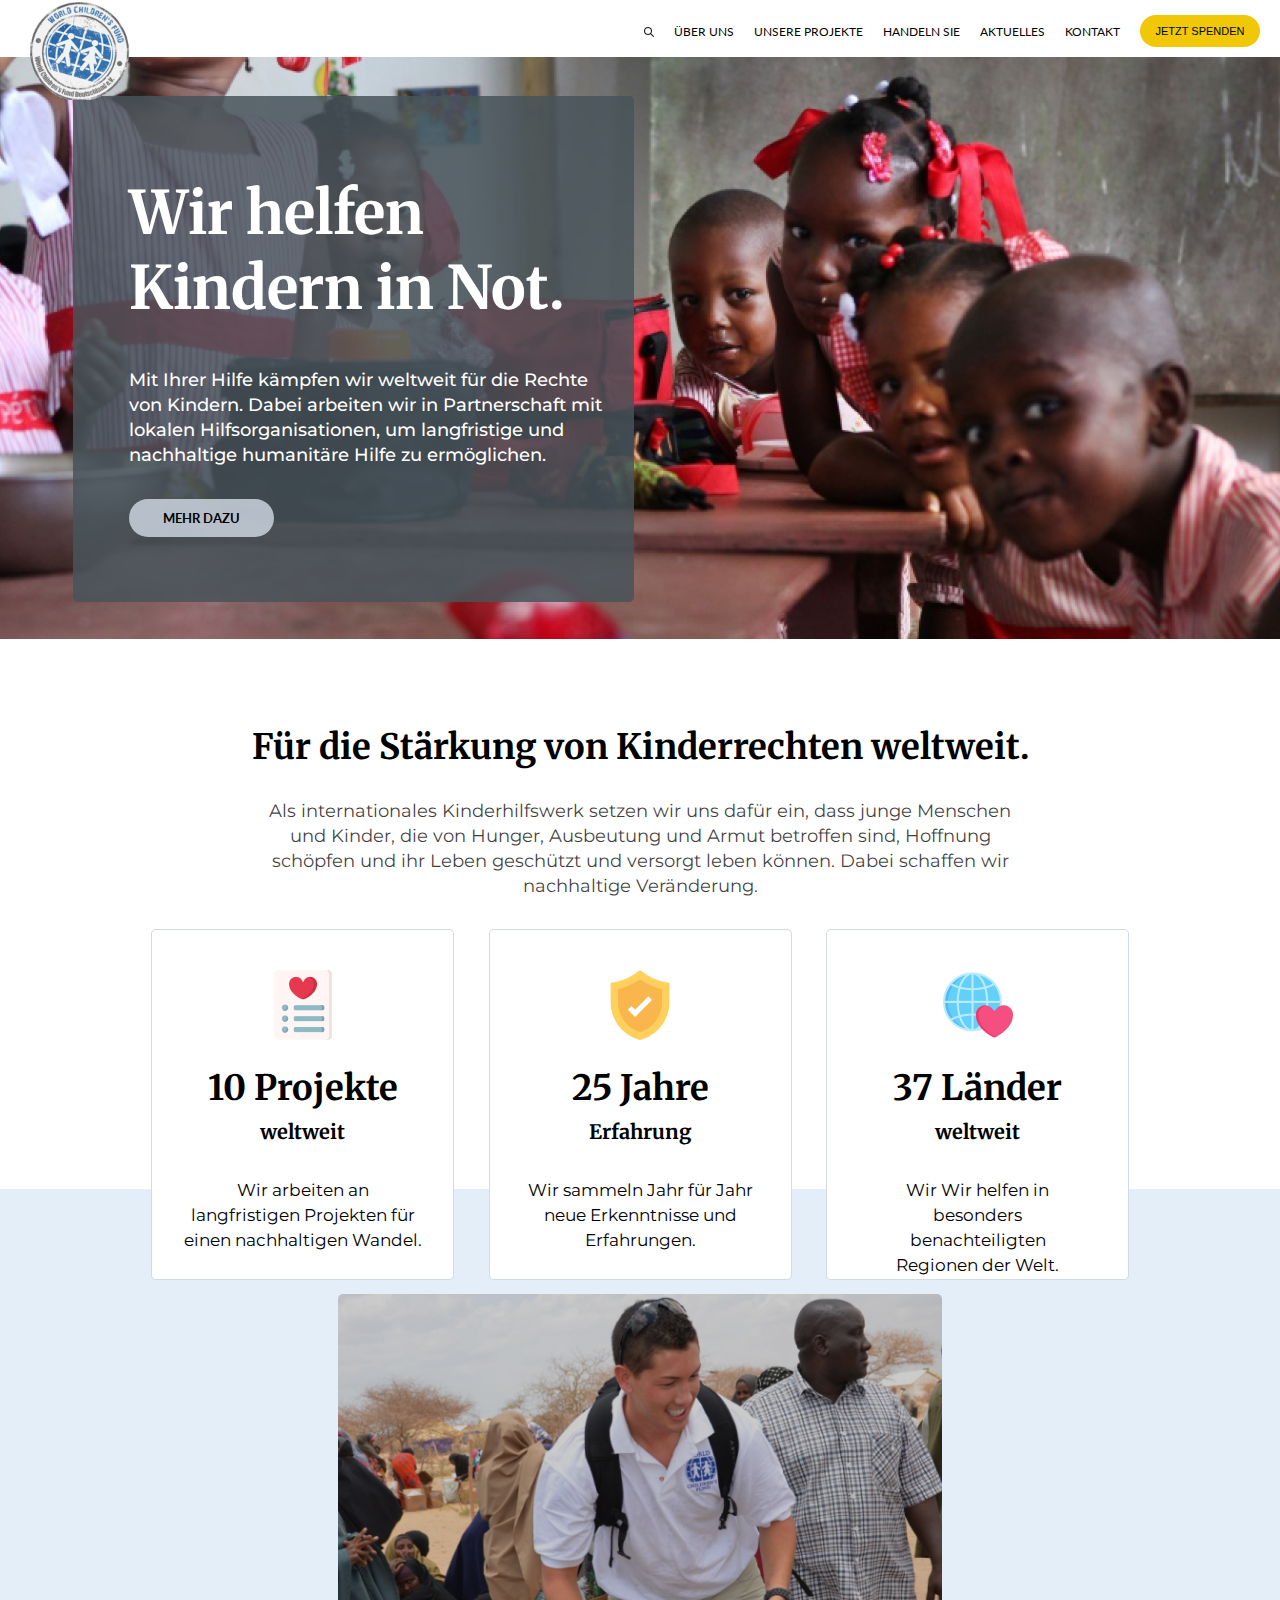
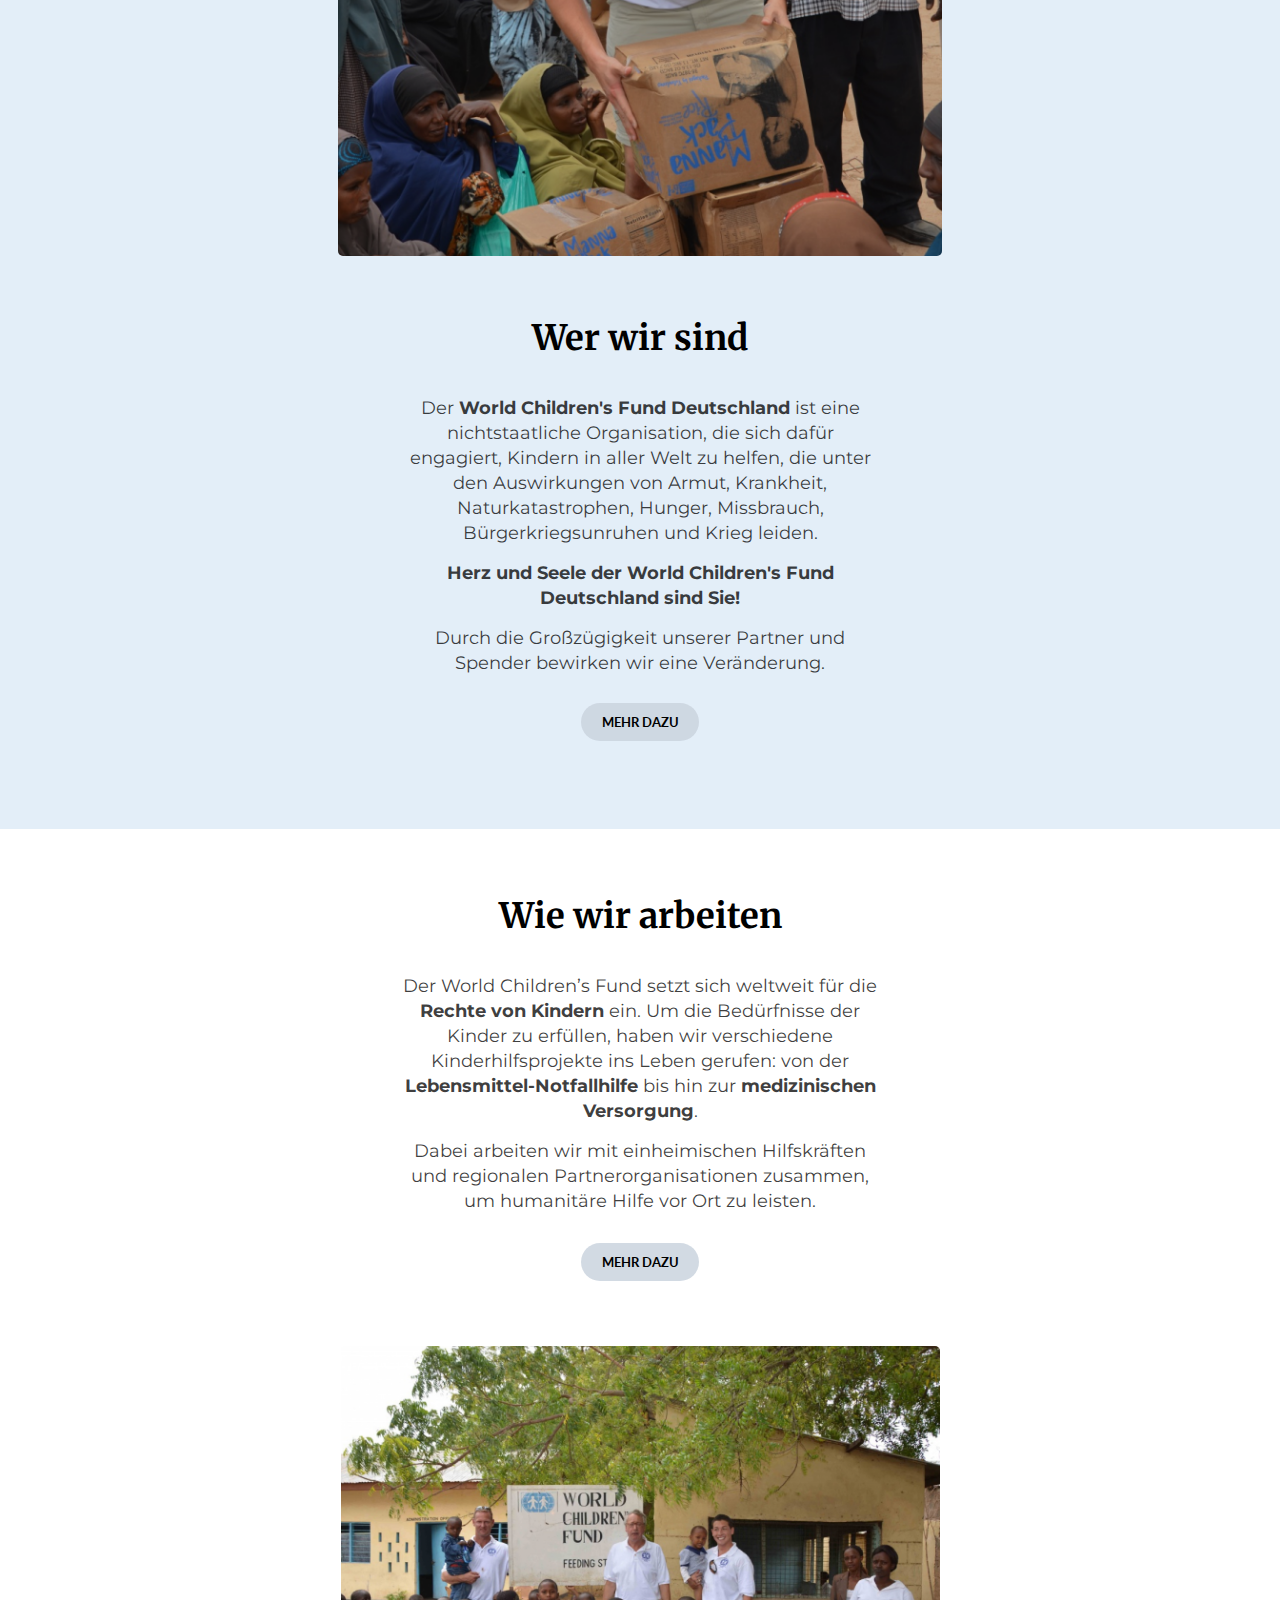
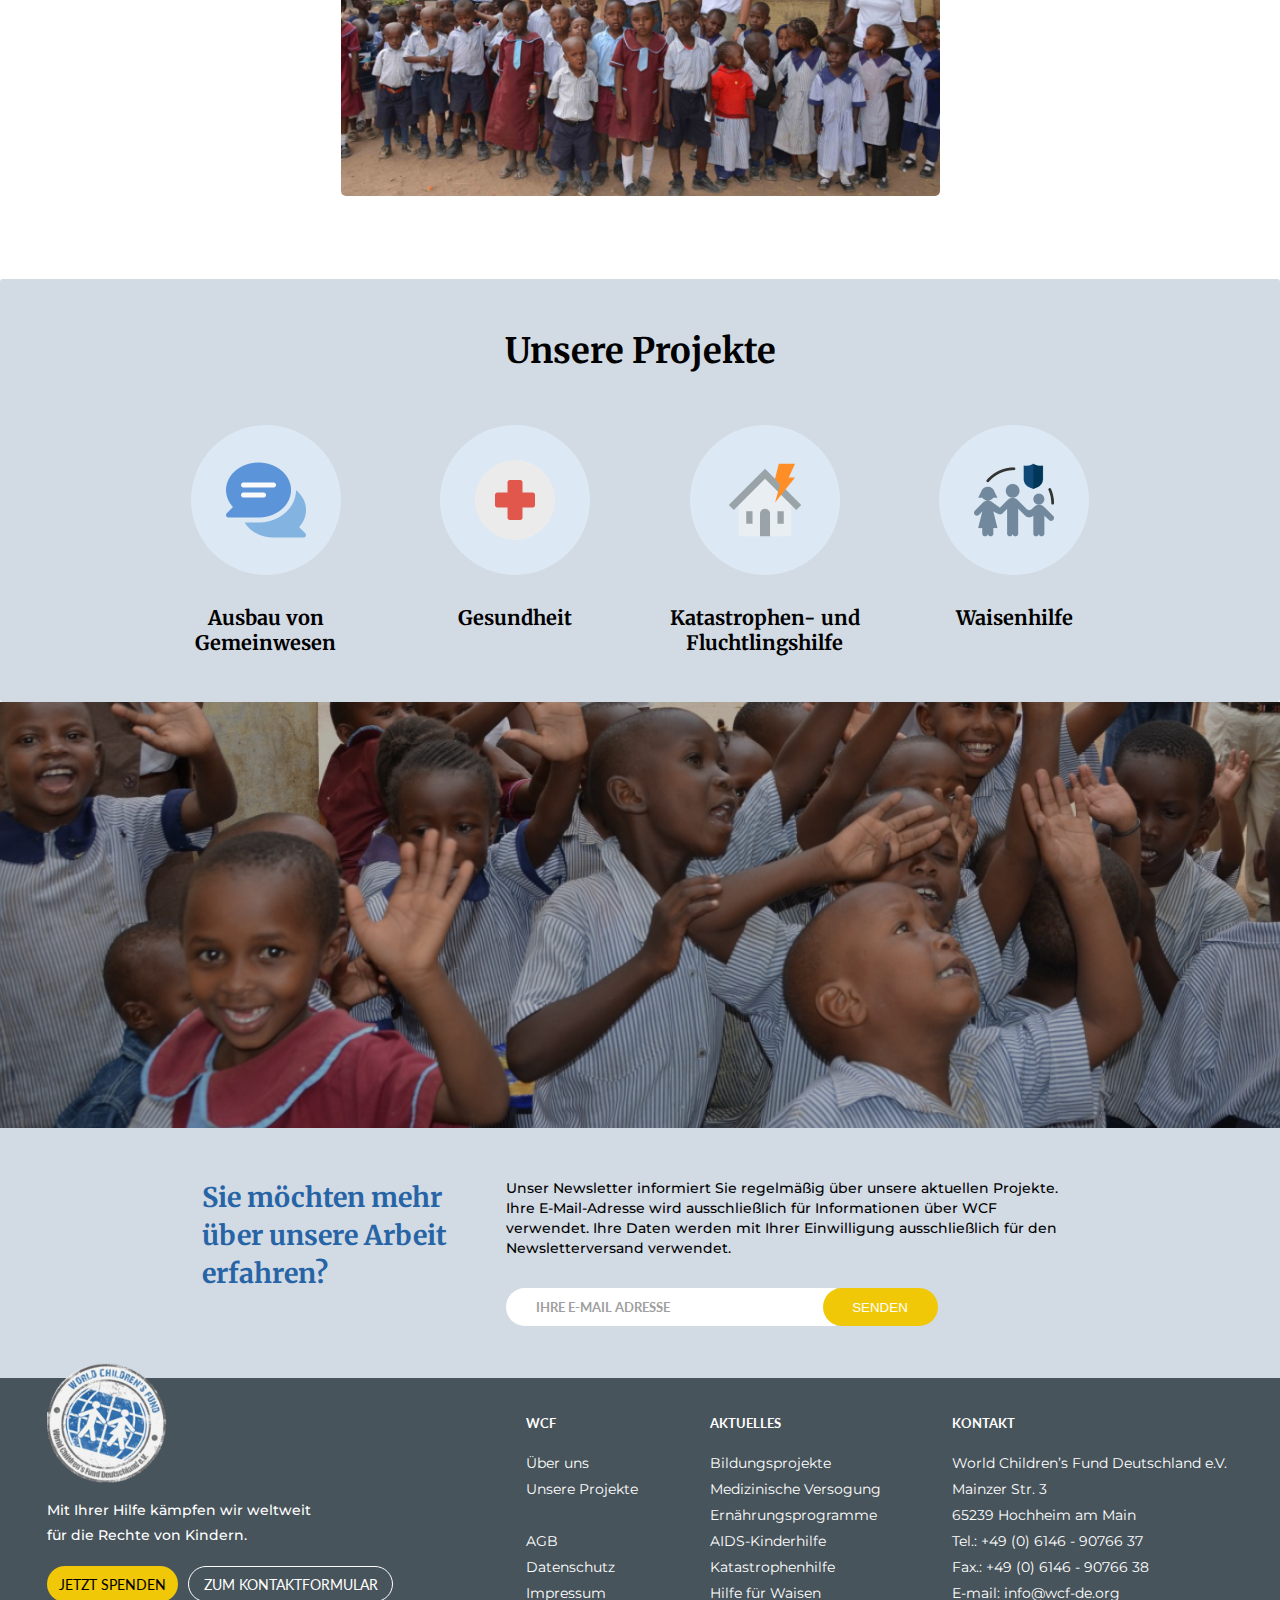
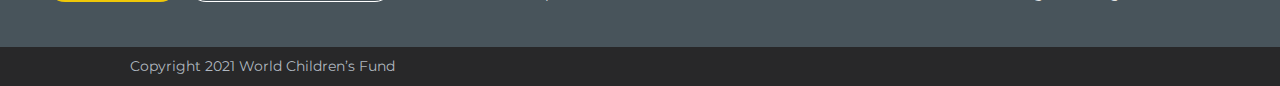
<file: index.html>
<!DOCTYPE html>
<html lang="en">

<head>
    <meta charset="UTF-8">
    <meta http-equiv="X-UA-Compatible" content="IE=edge">
    <meta name="viewport" content="width=device-width, initial-scale=1.0">
    <link rel="stylesheet" href="styles/main.css">
    <link rel="preconnect" href="https://fonts.googleapis.com">
    <link rel="preconnect" href="https://fonts.gstatic.com" crossorigin>
    <link href="https://fonts.googleapis.com/css2?family=Merriweather:wght@700&display=swap" rel="stylesheet">
    <link href="https://fonts.googleapis.com/css2?family=Montserrat:wght@400;500;700&display=swap" rel="stylesheet">
    <link href="https://fonts.googleapis.com/css2?family=Lato:wght@400;700&display=swap" rel="stylesheet">
    <title>Document</title>
</head>

<body>
    <header class="header">
        <nav class="header__nav-bar">
            <a href="#" class="header__search"></a>
            <a href="#" class="header__mini-block">Über uns</a>
            <a href="pages/ourprojects.html" class="header__mini-block">unsere projekte</a>
            <a href="#" class="header__mini-block">handeln sie</a>
            <a href="#" class="header__mini-block">AKTUELLES</a>
            <a href="#" class="header__mini-block">KONTAKT</a>
            <button class="header__button">JETZT SPENDEN</button>
            <div class="hamburger-menu">
                <input id="menu__toggle" type="checkbox">
                <label class="menu__btn" for="menu__toggle">
                    <span></span>
                </label>
                <ul class="menu__box">
                    <li><a href="" class="menu__item">Über uns</a></li>
                    <hr>
                    <li><a href="" class="menu__item">unsere projekte</a></li>
                    <hr>
                    <li><a href="" class="menu__item">handeln sie</a></li>
                    <hr>
                    <li><a href="" class="menu__item">AKTUELLES</a></li>
                    <hr>
                    <li><a href="" class="menu__item">KONTAKT</a></li>
                    <hr>
                </ul>
            </div>
        </nav>
    </header>
    <main class="main">
        <section class="front__block">
            <div class="front__block-inner">
                <div class="inner__title">
                    Wir helfen Kindern in Not.
                </div>
                <div class="inner__text">
                    Mit Ihrer Hilfe kämpfen wir weltweit für die Rechte von Kindern. Dabei arbeiten
                    wir in Partnerschaft mit lokalen Hilfsorganisationen, um langfristige und nachhaltige humanitäre
                    Hilfe zu ermöglichen.
                </div>
                <button class="inner__button">mehr dazu</button>
            </div>
        </section>
        <section class="description__section">
            <div class="description__title">Für die Stärkung von Kinderrechten weltweit.</div>
            <p class="description__text">Als internationales Kinderhilfswerk setzen wir uns dafür ein, dass
                junge Menschen und Kinder, die von
                Hunger, Ausbeutung und Armut betroffen sind, Hoffnung schöpfen und ihr Leben geschützt und versorgt
                leben können. Dabei schaffen wir nachhaltige Veränderung. </p>
            <div class="description__three-blocks">
                <div class="description__mini-block">
                    <div style="background-image: url('images/charity.png');" class="description__img"></div>
                    <div class="description__mini-rigth-block">
                        <div class="mini-block-title">10 Projekte</div>
                        <p class="mini-block-parah">weltweit</p>
                        <p class="mini-block-text">Wir arbeiten an langfristigen Projekten für einen
                            nachhaltigen Wandel. </p>
                    </div>
                </div>
                <div class="description__mini-block">
                    <div style="background-image: url('images/shield.png');" class="description__img"></div>
                    <div class="description__mini-rigth-block">
                        <div class="mini-block-title">25 Jahre</div>
                        <p class="mini-block-parah">Erfahrung</p>
                        <p class="mini-block-text">Wir sammeln Jahr für Jahr neue Erkenntnisse und
                            Erfahrungen. </p>
                    </div>
                </div>
                <div class="description__mini-block">
                    <div style="background-image: url('images/charity1.png');" class="description__img"></div>
                    <div class="description__mini-rigth-block" style="width: 223px;">
                        <div class="mini-block-title">37 Länder</div>
                        <p class="mini-block-parah">weltweit</p>
                        <p class="mini-block-text">Wir Wir helfen in besonders benachteiligten Regionen der Welt.</p>
                    </div>
                </div>
            </div>
        </section>
        <section class="about-us__block">
            <div class="about__image"></div>
            <div class="about__info">
                <div class="about__title">Wer wir sind</div>
                <div class="about__text">
                    <p>
                        Der <b>World Children's Fund Deutschland</b> ist eine nichtstaatliche Organisation,
                        die sich dafür engagiert, Kindern in aller Welt zu helfen, die unter den Auswirkungen von Armut,
                        Krankheit, Naturkatastrophen, Hunger, Missbrauch, Bürgerkriegsunruhen und Krieg leiden.
                    </p>
                    <p style="margin: 15px 0px;"><b>Herz und Seele der World Children's Fund Deutschland sind Sie!</b>
                    </p>
                    <p>Durch die Großzügigkeit unserer Partner und Spender <br class="hide__break"> bewirken wir eine
                        Veränderung.
                    </p>
                </div>
                <button class="about__button">mehr dazu</button>
            </div>
        </section>
        <section class="how-we-work__block">
            <div class="work__info">
                <div class="work__title">Wie wir arbeiten</div>
                <div class="work__text">
                    <p style="margin-bottom: 15px;">
                        Der World Children’s Fund setzt sich weltweit für die <b>Rechte von Kindern</b> ein. Um die
                        Bedürfnisse der Kinder zu erfüllen, haben wir verschiedene Kinderhilfsprojekte ins Leben
                        gerufen: von der <b>Lebensmittel-Notfallhilfe</b> bis hin zur <b>medizinischen Versorgung</b>.
                    </p>
                    <p>
                        Dabei arbeiten wir mit einheimischen Hilfskräften und regionalen Partnerorganisationen zusammen,
                        um humanitäre Hilfe vor Ort zu leisten.
                    </p>
                </div>
                <button class="work__button">mehr dazu</button>
            </div>
            <div class="work__image"></div>
        </section>
        <section class="our-projects__block">
            <h3>Unsere Projekte</h3>
            <div class="our-projects__four-blocks">
                <div class="our-projects__mini-block">
                    <div class="our-projects__circle">
                        <img src="images/chat.png" alt="">
                    </div>
                    <div class="our-projects__flex">
                        <p class="our-projects__parah">Ausbau von Gemeinwesen</p>
                    </div>
                </div>
                <div class="our-projects__mini-block">
                    <div class="our-projects__circle">
                        <img src="images/hospital.png" alt="">
                    </div>
                    <div class="our-projects__flex">
                        <p class="our-projects__parah">Gesundheit</p>
                    </div>
                </div>
                <div class="our-projects__mini-block">
                    <div class="our-projects__circle">
                        <img src="images/natural-disaster.png" alt="">
                    </div>
                    <div class="our-projects__flex">
                        <p class="our-projects__parah">Katastrophen- und Fluchtlingshilfe</p>
                    </div>
                </div>
                <div class="our-projects__mini-block">
                    <div class="our-projects__circle">
                        <img src="images/insurance.png" alt="">
                    </div>
                    <div class="our-projects__flex" style="border: none;">
                        <p class="our-projects__parah">Waisenhilfe</p>
                    </div>
                </div>
            </div>
        </section>
        <div class="childrens__image-block">
        </div>
        <section class="contacts__block">
            <div class="contacts__left-block">
                Sie möchten mehr über unsere Arbeit erfahren?
            </div>
            <div class="contacts__right-block">
                <div class="contacts__right-text">Unser Newsletter informiert Sie regelmäßig über unsere aktuellen
                    Projekte. Ihre E-Mail-Adresse wird ausschließlich für Informationen über WCF verwendet.
                    Ihre Daten werden mit Ihrer Einwilligung ausschließlich für den Newsletterversand verwendet.</div>
                <div class="contacts__input">
                    <input type="text" placeholder="Ihre E-mail adresse">
                    <button class="contacts__button">SENDEN</button>
                </div>
            </div>
        </section>
    </main>
    <footer class="footer">
        <div class="footer__desktop">
            <div class="footer__inner">
                <div class="footer__donate">
                    <div class="footer__logo"></div>
                    <div class="footer__donate-text">Mit Ihrer Hilfe kämpfen wir weltweit für die Rechte von Kindern.
                    </div>
                    <div class="footer__buttons">
                        <a href="#">KONTAKTFORMULAR</a>
                        <button class="footer__button-left">jetzt spenden</button>
                        <button class="footer__button-right">zUM KONTAKTFORMULAR</button>
                    </div>
                </div>
                <div class="footer__wcf">
                    <p class="footer__title">WCF</p>
                    <p class="footer__text">
                        <a href="#">Über uns</a>
                        <a href="#">Unsere Projekte</a>
                    </p>
                    <p class="footer__text" style="margin-top: 26px;">
                        <a href="#">AGB</a>
                        <a href="#">Datenschutz</a>
                        <a href="#">Impressum</a>
                    </p>
                </div>
                <div class="footer__aktuelles">
                    <p class="footer__title">Aktuelles</p>
                    <p class="footer__text">
                        <a href="#">Bildungsprojekte</a>
                        <a href="#">Medizinische Versogung</a>
                        <a href="#">Ernährungsprogramme</a>
                        <a href="#">AIDS-Kinderhilfe</a>
                        <a href="#">Katastrophenhilfe</a>
                        <a href="#">Hilfe für Waisen</a>
                    </p>
                </div>
                <div class="footer__contact">
                    <p class="footer__title">KONTAKT</p>
                    <p class="footer__text">
                        <a href="#">World Children’s Fund Deutschland e.V. <br> Mainzer Str. 3 <br> 65239
                            Hochheim am Main
                        </a>
                        <a href="tel:+49(0)6146-9076637">Tel.: +49 (0) 6146 - 90766 37 </a>
                        <a href="#">Fax.: +49 (0) 6146 - 90766 38</a>
                        <a href="mailto:info@wcf-de.org">E-mail: info@wcf-de.org</a>
                    </p>
                </div>
            </div>
            <div class="footer__base">
                Copyright 2021 World Children’s Fund
            </div>
        </div>
        <div class="footer__mobile">
            <div class="footer__mobile-block">
                <div class="footer__menu">
                    <a href="#">über uns</a>
                    <a href="#">unsere projekte</a>
                    <a href="#">aktuelles</a>
                    <a href="#">kontaktformular</a>
                </div>
                <button class="footer__button-mobile">jetzt spenden</button>
                <p style="margin-bottom:8px;text-align: left;" class="footer__title">World Children’s Fund Deutschland
                    e.V.</p>
                <div class="footer__mobile-contacts">
                    <div style="display: flex;justify-content: space-between;">
                        <div class="footer__mobile-text">
                            <a href="#">Mainzer Str. 3 <br> 65239 Hochheim am Main</a>
                            <a style="margin-top: 30px;" href="tel:+49(0)6146-9076637">Tel.: +49 (0) 6146 - 90766 37
                            </a>
                            <a href="#">Fax.: +49 (0) 6146 - 90766 38</a>
                            <a href="mailto:info@wcf-de.org">E-mail: info@wcf-de.org</a>
                        </div>
                        <div class="footer__mobile-image"></div>
                    </div>
                </div>
            </div>
            <div class="footer__mobile-base">
                <div class="footer__base-up">
                    <a href="#">Impressum</a>
                    <a href="#">AGB</a>
                    <a href="#">Datenschutz</a>
                </div>
                <div class="footer__base-down">Copyright 2021 World Children’s Fund</div>
            </div>
        </div>
    </footer>
</body>
<script>

</script>

</html>
</file>
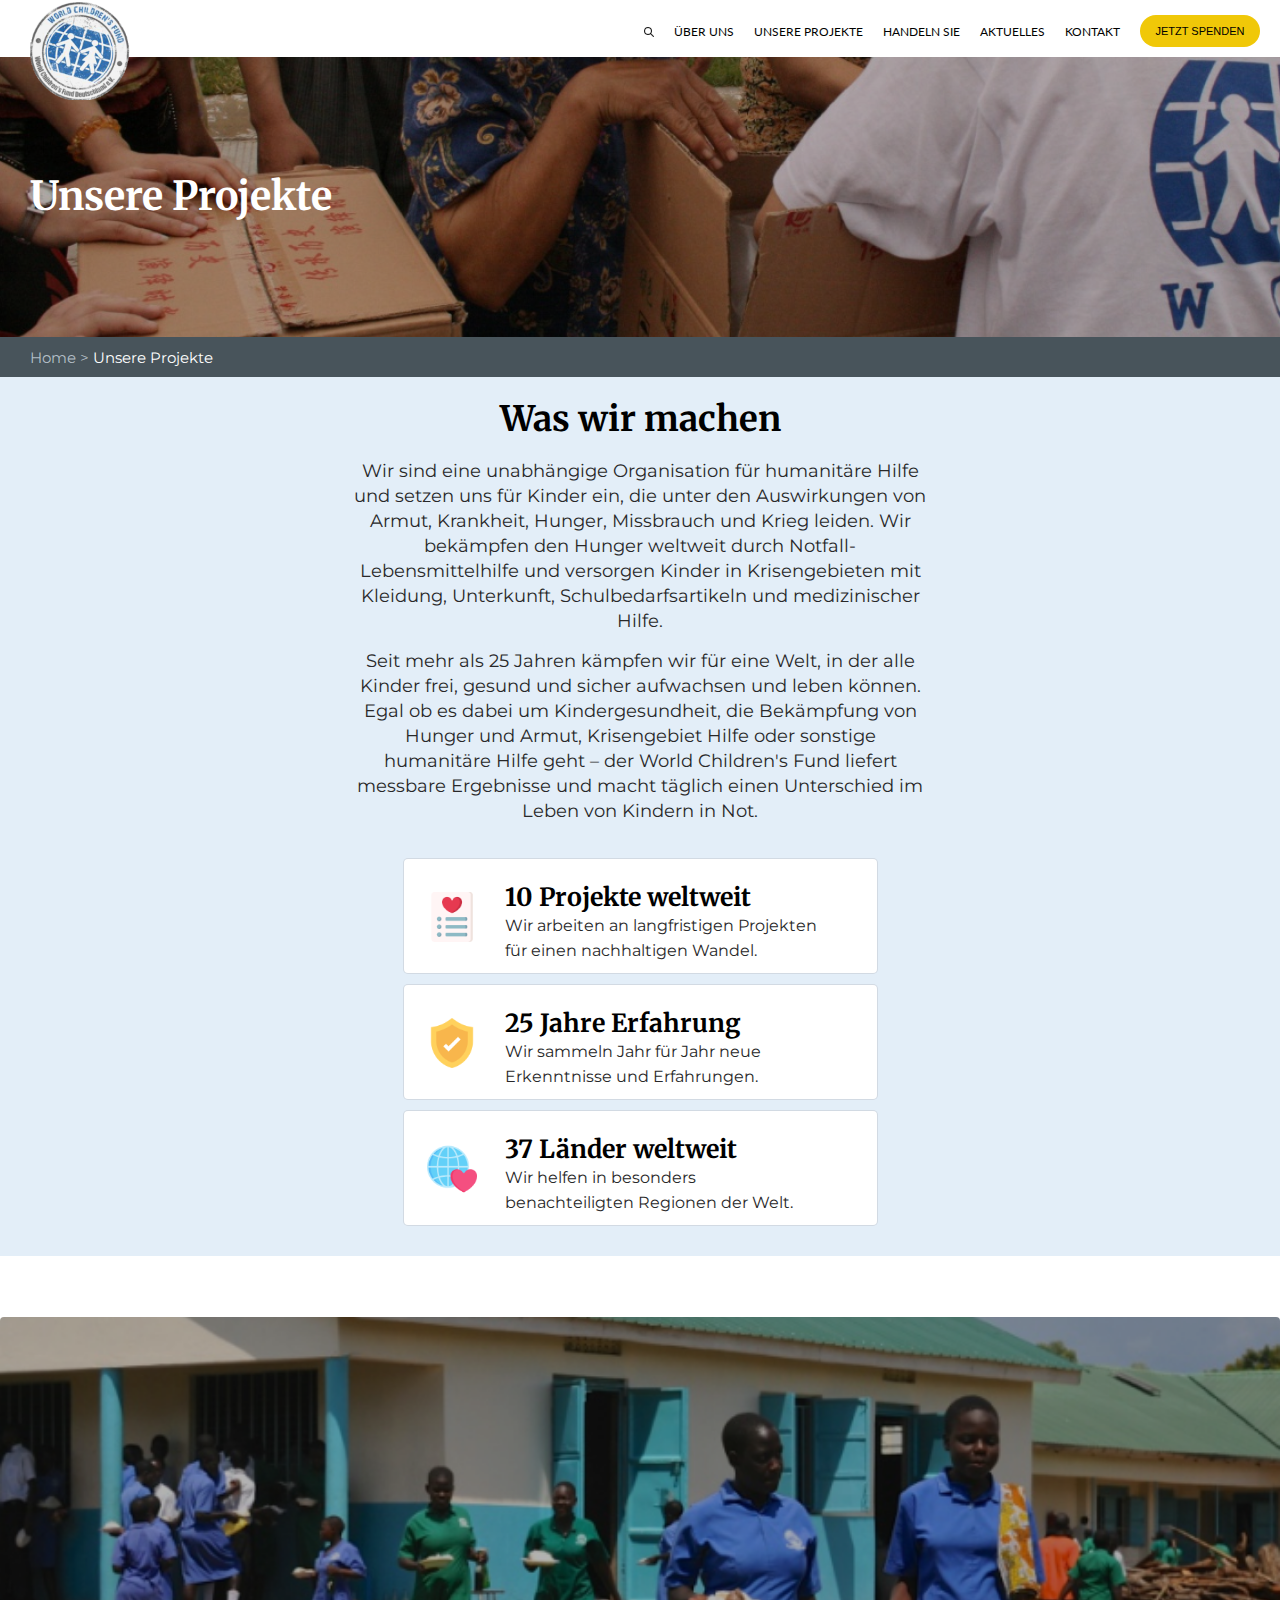
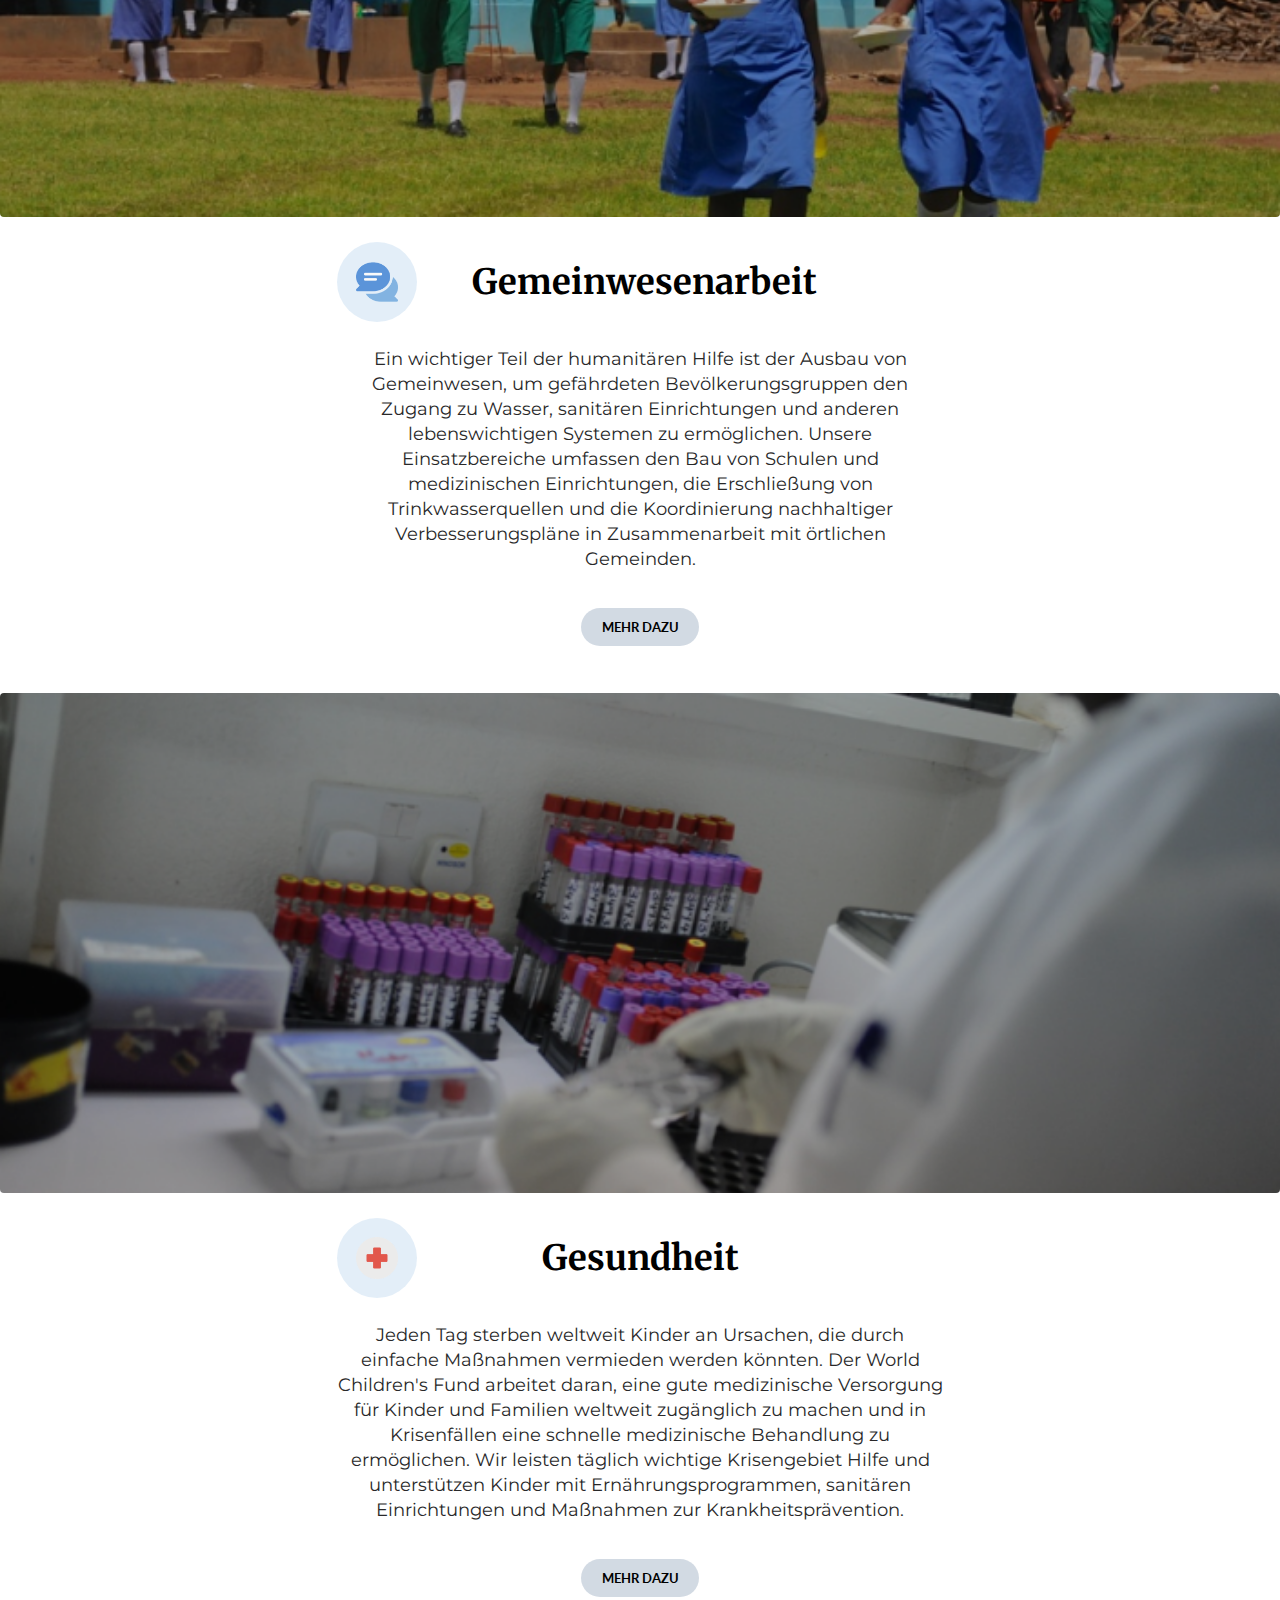
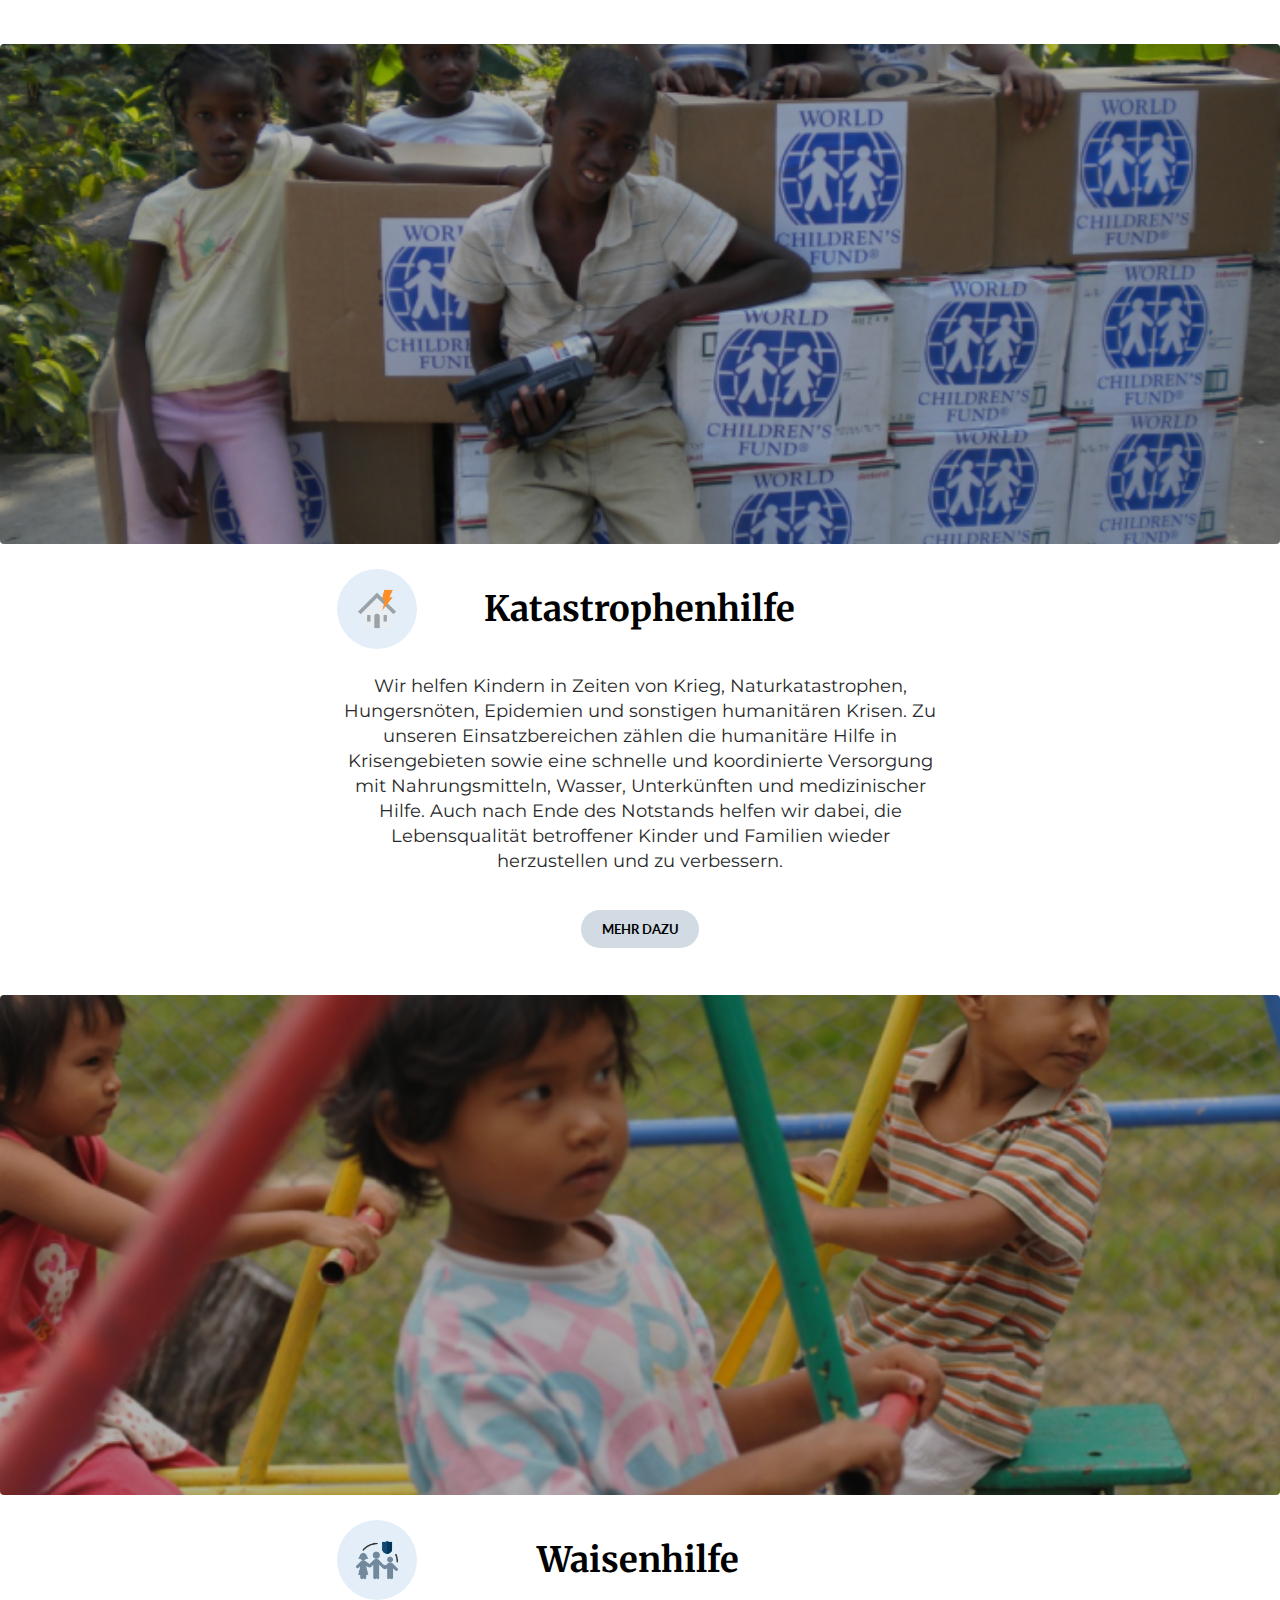
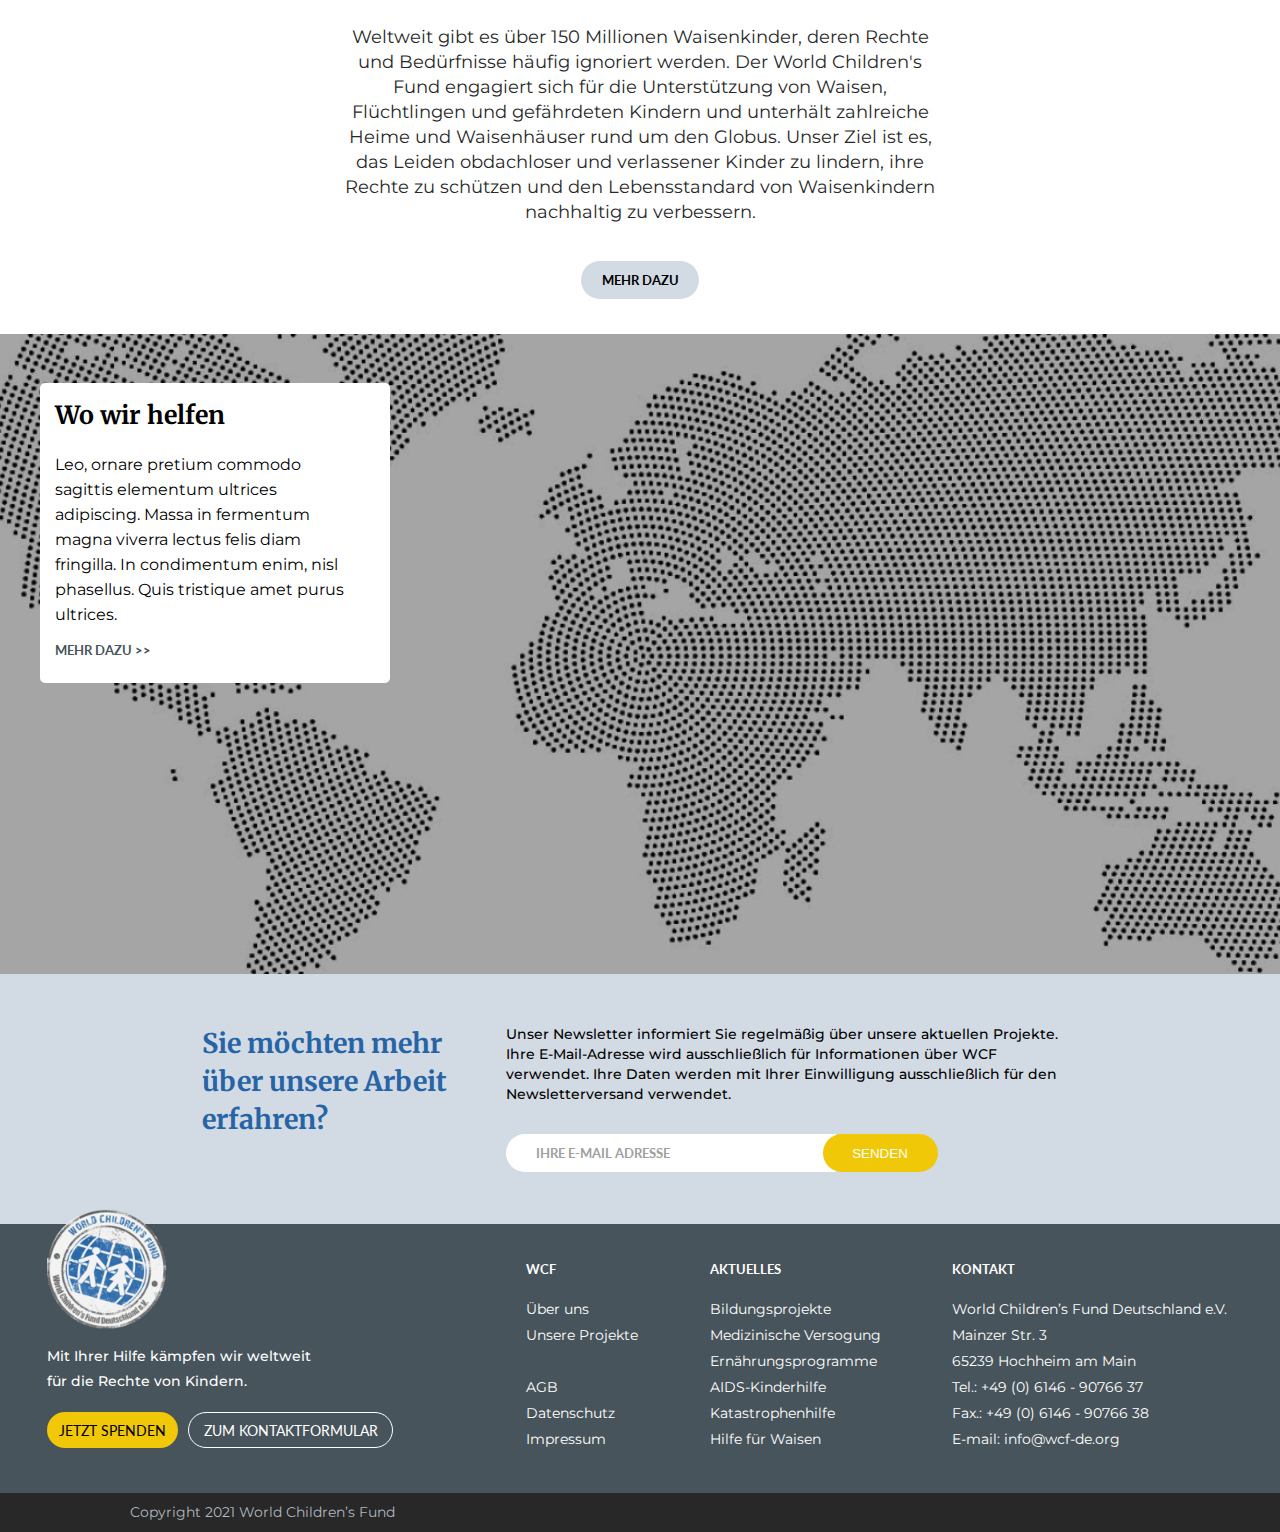
<file: pages/ourprojects.html>
<!DOCTYPE html>
<html lang="en">

<head>
    <meta charset="UTF-8">
    <meta http-equiv="X-UA-Compatible" content="IE=edge">
    <meta name="viewport" content="width=device-width, initial-scale=1.0">
    <link rel="stylesheet" href="../styles/ourprojects.css">
    <link rel="preconnect" href="https://fonts.googleapis.com">
    <link rel="preconnect" href="https://fonts.gstatic.com" crossorigin>
    <link href="https://fonts.googleapis.com/css2?family=Merriweather:wght@700&display=swap" rel="stylesheet">
    <link href="https://fonts.googleapis.com/css2?family=Montserrat:wght@400;500;700&display=swap" rel="stylesheet">
    <link href="https://fonts.googleapis.com/css2?family=Lato:wght@400;700&display=swap" rel="stylesheet">
    <title>Unsere Projekte</title>
</head>

<body>
    <header class="header">
        <nav class="header__nav-bar">
            <a href="#" class="header__search"></a>
            <a href="#" class="header__mini-block">Über uns</a>
            <a href="pages/ourprojects.html" class="header__mini-block">unsere projekte</a>
            <a href="#" class="header__mini-block">handeln sie</a>
            <a href="#" class="header__mini-block">AKTUELLES</a>
            <a href="#" class="header__mini-block">KONTAKT</a>
            <button class="header__button">JETZT SPENDEN</button>
            <div class="hamburger-menu">
                <input id="menu__toggle" type="checkbox">
                <label class="menu__btn" for="menu__toggle">
                    <span></span>
                </label>
                <ul class="menu__box">
                    <li><a href="" class="menu__item">Über uns</a></li>
                    <hr>
                    <li><a href="" class="menu__item">unsere projekte</a></li>
                    <hr>
                    <li><a href="" class="menu__item">handeln sie</a></li>
                    <hr>
                    <li><a href="" class="menu__item">AKTUELLES</a></li>
                    <hr>
                    <li><a href="" class="menu__item">KONTAKT</a></li>
                    <hr>
                </ul>
            </div>
        </nav>
    </header>
    <main>
        <div class="projects__title-photo">
            <h2>Unsere Projekte</h2>
        </div>
        <div class="route__back">
            <p><a href="../index.html">Home</a> > <span>Unsere Projekte</span></p>
        </div>
        <section class="work__section">
            <div class="work__block-left">
                <h3>Was wir machen</h3>
                <p>Wir sind eine unabhängige Organisation für humanitäre Hilfe und setzen uns für Kinder ein, die unter
                    den Auswirkungen von Armut, Krankheit, Hunger, Missbrauch und Krieg leiden. Wir bekämpfen den Hunger
                    weltweit durch Notfall-Lebensmittelhilfe und versorgen Kinder in Krisengebieten mit Kleidung,
                    Unterkunft, Schulbedarfsartikeln und medizinischer Hilfe.<br></p>
                <p style="margin-top: 15px;">Seit mehr als 25 Jahren kämpfen wir für eine Welt, in der alle Kinder frei,
                    gesund und sicher
                    aufwachsen und leben können. Egal ob es dabei um Kindergesundheit, die Bekämpfung von Hunger und
                    Armut, Krisengebiet Hilfe oder sonstige humanitäre Hilfe geht – der World Children's Fund liefert
                    messbare Ergebnisse und macht täglich einen Unterschied im Leben von Kindern in Not.
                </p>
            </div>
            <div class="work__block-right">
                <div class="work__three-blocks">
                    <div class="work__mini-block">
                        <div style="background-image: url('../images/charity.png');" class="mini__image"></div>
                        <div class="work_mini-size">
                            <h4>10 Projekte weltweit</h4>
                            <p>Wir arbeiten an langfristigen Projekten für einen nachhaltigen Wandel. </p>
                        </div>
                    </div>
                    <div class="work__mini-block">
                        <div style="background-image: url('../images/shield.png');" class="mini__image"></div>
                        <div class="work_mini-size">
                            <h4>25 Jahre Erfahrung</h4>
                            <p>Wir sammeln Jahr für Jahr neue Erkenntnisse und Erfahrungen. </p>
                        </div>
                    </div>
                    <div class="work__mini-block">
                        <div style="background-image: url('../images/charity1.png');" class="mini__image"></div>
                        <div class="work_mini-size">
                            <h4>37 Länder weltweit</h4>
                            <p>Wir helfen in besonders benachteiligten Regionen der Welt.</p>
                        </div>
                    </div>
                </div>
            </div>
        </section>
        <section class="four-blocks__section">
            <div class="wrapper">
                <div class="flex__block">
                    <div class="flex__block-info">
                        <div class="flex__block-title">
                            <div class="small__image">
                                <img src="../images/chat.png" alt="" width="42px" height="42px">
                            </div>
                            <p>Gemeinwesenarbeit</p>
                        </div>
                        <div class="flex__block-text">
                            Ein wichtiger Teil der humanitären Hilfe ist der Ausbau von
                            Gemeinwesen, um gefährdeten Bevölkerungsgruppen den Zugang zu Wasser, sanitären
                            Einrichtungen
                            und anderen lebenswichtigen Systemen zu ermöglichen. Unsere Einsatzbereiche umfassen den Bau
                            von
                            Schulen und medizinischen Einrichtungen, die Erschließung von Trinkwasserquellen und die
                            Koordinierung nachhaltiger Verbesserungspläne in Zusammenarbeit mit örtlichen Gemeinden.
                        </div>
                        <button class="flex__block-button">mehr dazu</button>
                    </div>
                    <div class="big__image" style="background-image: url('../images/hero.png');"></div>
                </div>
            </div>
            <div class="wrapper">
                <div class="flex__block">
                    <div class="big__image" style="background-image: url('../images/hero2.png');"></div>
                    <div class="flex__block-info">
                        <div class="flex__block-title">
                            <div class="small__image">
                                <img src="../images/hospital.png" alt="" width="42px" height="42px">
                            </div>
                            <p>Gesundheit</p>
                        </div>
                        <div class="flex__block-text">
                            Jeden Tag sterben weltweit Kinder an Ursachen, die durch einfache
                            Maßnahmen vermieden werden könnten. Der World Children's Fund arbeitet daran, eine gute
                            medizinische Versorgung für Kinder und Familien weltweit zugänglich zu machen und in
                            Krisenfällen eine schnelle medizinische Behandlung zu ermöglichen. Wir leisten täglich
                            wichtige
                            Krisengebiet Hilfe und unterstützen Kinder mit Ernährungsprogrammen, sanitären Einrichtungen
                            und
                            Maßnahmen zur Krankheitsprävention.
                        </div>
                        <button class="flex__block-button">mehr dazu</button>
                    </div>
                </div>
            </div>
            <div class="wrapper">
                <div class="flex__block">
                    <div class="flex__block-info">
                        <div class="flex__block-title">
                            <div class="small__image">
                                <img src="../images/natural-disaster.png" alt="" width="42px" height="42px">
                            </div>
                            <p>Katastrophenhilfe</p>
                        </div>
                        <div class="flex__block-text">
                            Wir helfen Kindern in Zeiten von Krieg, Naturkatastrophen,
                            Hungersnöten, Epidemien und sonstigen humanitären Krisen. Zu unseren Einsatzbereichen zählen
                            die
                            humanitäre Hilfe in Krisengebieten sowie eine schnelle und koordinierte Versorgung mit
                            Nahrungsmitteln, Wasser, Unterkünften und medizinischer Hilfe. Auch nach Ende des Notstands
                            helfen wir dabei, die Lebensqualität betroffener Kinder und Familien wieder herzustellen und
                            zu
                            verbessern.
                        </div>
                        <button class="flex__block-button">mehr dazu</button>
                    </div>
                    <div class="big__image" style="background-image: url('../images/hero3.png');"></div>
                </div>
            </div>
            <div class="wrapper">
                <div class="flex__block">
                    <div class="big__image" style="background-image: url('../images/hero4.png');"></div>
                    <div class="flex__block-info">
                        <div class="flex__block-title">
                            <div class="small__image">
                                <img src="../images/insurance.png" alt="" width="42px" height="42px">
                            </div>
                            <p>Waisenhilfe</p>
                        </div>
                        <div class="flex__block-text">
                            Weltweit gibt es über 150 Millionen Waisenkinder, deren Rechte und
                            Bedürfnisse häufig ignoriert werden. Der World Children's Fund engagiert sich für die
                            Unterstützung von Waisen, Flüchtlingen und gefährdeten Kindern und unterhält zahlreiche
                            Heime
                            und Waisenhäuser rund um den Globus. Unser Ziel ist es, das Leiden obdachloser und
                            verlassener
                            Kinder zu lindern, ihre Rechte zu schützen und den Lebensstandard von Waisenkindern
                            nachhaltig
                            zu verbessern.
                        </div>
                        <button class="flex__block-button">mehr dazu</button>
                    </div>
                </div>
            </div>
        </section>
        <section class="map__section">
        <div class="map__wrapper">
            <div class="map__block">
                <h3>Wo wir helfen</h3>
                <p>Leo, ornare pretium commodo sagittis elementum ultrices adipiscing. Massa in fermentum magna viverra
                    lectus felis diam fringilla. In condimentum enim, nisl phasellus. Quis tristique amet purus
                    ultrices.</p>
                <a href="#">mehr dazu >></a>
            </div>
        </div>
        </section>
        <section class="contacts__block">
            <div class="contacts__left-block">
                Sie möchten mehr über unsere Arbeit erfahren?
            </div>
            <div class="contacts__right-block">
                <div class="contacts__right-text">Unser Newsletter informiert Sie regelmäßig über unsere aktuellen
                    Projekte. Ihre E-Mail-Adresse wird ausschließlich für Informationen über WCF verwendet.
                    Ihre Daten werden mit Ihrer Einwilligung ausschließlich für den Newsletterversand verwendet.</div>
                <div class="contacts__input">
                    <input type="text" placeholder="Ihre E-mail adresse">
                    <button class="contacts__button">SENDEN</button>
                </div>
            </div>
        </section>
    </main>
    <footer class="footer">
        <div class="footer__desktop">
            <div class="footer__inner">
                <div class="footer__donate">
                    <div class="footer__logo"></div>
                    <div class="footer__donate-text">Mit Ihrer Hilfe kämpfen wir weltweit für die Rechte von Kindern.
                    </div>
                    <div class="footer__buttons">
                        <a href="#">KONTAKTFORMULAR</a>
                        <button class="footer__button-left">jetzt spenden</button>
                        <button class="footer__button-right">zUM KONTAKTFORMULAR</button>
                    </div>
                </div>
                <div class="footer__wcf">
                    <p class="footer__title">WCF</p>
                    <p class="footer__text">
                        <a href="#">Über uns</a>
                        <a href="#">Unsere Projekte</a>
                    </p>
                    <p class="footer__text" style="margin-top: 26px;">
                        <a href="#">AGB</a>
                        <a href="#">Datenschutz</a>
                        <a href="#">Impressum</a>
                    </p>
                </div>
                <div class="footer__aktuelles">
                    <p class="footer__title">Aktuelles</p>
                    <p class="footer__text">
                        <a href="#">Bildungsprojekte</a>
                        <a href="#">Medizinische Versogung</a>
                        <a href="#">Ernährungsprogramme</a>
                        <a href="#">AIDS-Kinderhilfe</a>
                        <a href="#">Katastrophenhilfe</a>
                        <a href="#">Hilfe für Waisen</a>
                    </p>
                </div>
                <div class="footer__contact">
                    <p class="footer__title">KONTAKT</p>
                    <p class="footer__text">
                        <a href="#">World Children’s Fund Deutschland e.V. <br> Mainzer Str. 3 <br> 65239
                            Hochheim am Main
                        </a>
                        <a href="tel:+49(0)6146-9076637">Tel.: +49 (0) 6146 - 90766 37 </a>
                        <a href="#">Fax.: +49 (0) 6146 - 90766 38</a>
                        <a href="mailto:info@wcf-de.org">E-mail: info@wcf-de.org</a>
                    </p>
                </div>
            </div>
            <div class="footer__base">
                Copyright 2021 World Children’s Fund
            </div>
        </div>
        <div class="footer__mobile">
            <div class="footer__mobile-block">
                <div class="footer__menu">
                    <a href="#">über uns</a>
                    <a href="#">unsere projekte</a>
                    <a href="#">aktuelles</a>
                    <a href="#">kontaktformular</a>
                </div>
                <button class="footer__button-mobile">jetzt spenden</button>
                <p style="margin-bottom:8px;text-align: left;" class="footer__title">World Children’s Fund Deutschland
                    e.V.</p>
                <div class="footer__mobile-contacts">
                    <div style="display: flex;justify-content: space-between;">
                        <div class="footer__mobile-text">
                            <a href="#">Mainzer Str. 3 <br> 65239 Hochheim am Main</a>
                            <a style="margin-top: 30px;" href="tel:+49(0)6146-9076637">Tel.: +49 (0) 6146 - 90766 37
                            </a>
                            <a href="#">Fax.: +49 (0) 6146 - 90766 38</a>
                            <a href="mailto:info@wcf-de.org">E-mail: info@wcf-de.org</a>
                        </div>
                        <div class="footer__mobile-image"></div>
                    </div>
                </div>
            </div>
            <div class="footer__mobile-base">
                <div class="footer__base-up">
                    <a href="#">Impressum</a>
                    <a href="#">AGB</a>
                    <a href="#">Datenschutz</a>
                </div>
                <div class="footer__base-down">Copyright 2021 World Children’s Fund</div>
            </div>
        </div>
    </footer>
</body>

</html>
</file>
<file: styles/main.css>
@import 'reset.css';
@import 'layout.css';

.front__block {
    background-image: url('../images/front_image.png');
    width: 100%;
    height: 582px;
    padding-top: 39px;
    padding-left: 73px;
    background-position: center;
    background-repeat: no-repeat;
    background-size: cover;
}

.front__block-inner {
    width: 561px;
    height: 506px;
    background: rgba(72, 84, 91, 0.85);
    border-radius: 5px;
    padding: 79px 28px 65px 56px;
}

.inner__title {
    font-family: 'Merriweather', serif;
    font-style: normal;
    font-weight: bold;
    font-size: 60px;
    line-height: 75px;
    color: #FFFFFF;
}

.inner__text {
    margin-top: 43px;
    font-family: 'Montserrat', sans-serif;
    font-style: normal;
    font-weight: 500;
    font-size: 18px;
    line-height: 25px;
    color: #FFFFFF;
}

.inner__button {
    margin-top: 31px;
    width: 145px;
    height: 38px;
    background: rgba(202, 212, 222, 0.85);
    border-radius: 50px;
    font-family: 'Lato', sans-serif;
    font-style: normal;
    font-weight: bold;
    font-size: 13px;
    line-height: 16px;
    text-transform: uppercase;
    color: #000000;
    border: none;
}

.about-us__block {
    height: 766px;
    width: 100%;
    background: rgba(222, 235, 247, 0.85);
    display: flex;
    padding-top: 205px;
}

.about__image {
    background-image: url('../images/about_image.png');
    width: 634px;
    height: 602px;
    background-size: cover;
    background-position: center;
    background-repeat: no-repeat;
    border-radius: 5px;
}

.about__info {
    margin-top: 65px;
    margin-left: 102px;
    max-width: 473px;
}

.about__title,
.work__title {
    font-family: 'Merriweather', serif;
    font-style: normal;
    font-weight: bold;
    font-size: 35px;
    margin-bottom: 40px;
}

.about__text,
.work__text {
    font-family: 'Montserrat', sans-serif;
    font-style: normal;
    font-weight: normal;
    font-size: 18px;
    line-height: 25px;
    color: rgba(0, 0, 0, 0.76);
}

.about__text b,
.work__text b {
    font-family: 'Montserrat', sans-serif;
    font-style: normal;
    font-weight: 700;
}

.about__button,
.work__button {
    width: 118px;
    height: 38px;
    margin-top: 27px;
    background: rgba(202, 212, 222, 0.85);
    border-radius: 50px;
    font-family: 'Lato', sans-serif;
    font-style: normal;
    font-weight: bold;
    font-size: 13px;
    line-height: 16px;
    text-align: center;
    text-transform: uppercase;
    color: #000000;
    border: none;
}

.work__button {
    margin-top: 29px;
}

.how-we-work__block {
    height: 637px;
    padding-top: 75px;
    display: flex;
    justify-content: flex-end;
}

.work__info {
    margin-top: 78px;
    margin-right: 106px;
    max-width: 479px;
}

.work__image {
    background-image: url('../images/work_image.png');
    width: 629px;
    height: 487px;
    background-size: cover;
    background-position: center;
    background-repeat: no-repeat;
    border-radius: 5px;
}

.description__section {
    height: 477px;
    position: relative;
}

.description__title {
    padding-top: 86px;
    font-family: 'Merriweather', sans-serif;
    font-style: normal;
    font-weight: bold;
    font-size: 35px;
    line-height: 44px;
    text-align: center;
    color: #000000;
}

.description__text {
    margin: 30px auto;
    width: 777px;
    font-family: 'Montserrat', sans-serif;
    font-style: normal;
    font-weight: normal;
    font-weight: 400;
    font-size: 18px;
    line-height: 25px;
    text-align: center;
    color: rgba(0, 0, 0, 0.76);
}

.description__three-blocks {
    margin: 0px auto;
    width: 978px;
    display: flex;
    justify-content: space-between;
    position: absolute;
    left: 0;
    right: 0;
}

.description__mini-block {
    width: 303px;
    height: 351px;
    background: #FFFFFF;
    border: 1px solid rgba(202, 212, 222, 0.85);
    border-radius: 5px;
    padding-top: 40px;
    display: flex;
    flex-direction: column;
    align-items: center;
}

.description__img {
    width: 70px;
    height: 70px;
    background-repeat: no-repeat;
    background-size: cover;
    background-position: center;
}

.description__mini-rigth-block {
    text-align: center;
}

.mini-block-title {
    margin-top: 26px;
    font-family: 'Merriweather', sans-serif;
    font-style: normal;
    font-weight: bold;
    font-size: 35px;
    line-height: 44px;
}

.mini-block-parah {
    margin-top: 9px;
    font-family: 'Merriweather', sans-serif;
    font-style: normal;
    font-weight: bold;
    font-size: 20px;
    line-height: 25px;
}

.mini-block-text {
    padding: 34px 29px 0px;
    font-family: 'Montserrat', sans-serif;
    font-style: normal;
    font-weight: 400;
    font-size: 17px;
    line-height: 25px;
    text-align: center;
}

.our-projects__block {
    background: rgba(202, 212, 222, 0.85);
    border-radius: 3px;
}

.our-projects__four-blocks {
    margin: 52px auto;
    margin-bottom: 0px;
    display: flex;
    width: 979px;
    justify-content: space-between;
    padding-bottom: 47px;
}

.our-projects__block h3 {
    padding-top: 50px;
    font-family: 'Merriweather', sans-serif;
    font-style: normal;
    font-weight: bold;
    font-size: 35px;
    line-height: 44px;
    text-align: center;
}

.our-projects__mini-block {
    height: 230px;
    width: 230px;
    display: flex;
    align-items: center;
    flex-direction: column;
}

.our-projects__circle {
    width: 150px;
    height: 150px;
    background: rgba(222, 235, 247, 0.85);
    border-radius: 50%;
    display: flex;
    justify-content: center;
    align-items: center;
}

.our-projects__circle img {
    width: 80px;
    height: 80px;
}

.our-projects__parah {
    margin-top: 30px;
    font-family: 'Merriweather', sans-serif;
    font-style: normal;
    font-weight: bold;
    font-size: 20px;
    line-height: 25px;
    text-align: center;
    color: #000000;
}

.childrens__image-block {
    width: 100%;
    background-image: url('../images/childrens.png');
    background-repeat: no-repeat;
    background-size: cover;
    height: 426px;
}

.hide__break {
    display: none;

}

@media screen and (max-width: 1280px) {

    .description__section {
        height: 550px;
    }

    .about-us__block {
        height: 1240px;
        padding-top: 105px;
        flex-direction: column;
        align-items: center;
    }

    .about__info {
        margin-left: 0px;
        text-align: center;
    }

    .about__image {
        width: 604px;
        height: 562px;
    }

    .how-we-work__block {
        height: 1050px;
        padding-top: 70px;
        flex-direction: column;
        align-items: center;
        justify-content: flex-start;
    }

    .work__info {
        margin-top: 0px;
        margin-right: 0px;
        max-width: 479px;
        text-align: center;
    }

    .work__image {
        margin-top: 65px;
        width: 599px;
        height: 450px;
    }


}

@media screen and (max-width: 1080px) {
    .description__section {
        height: 377px;
    }

    .description__title {
        padding-top: 30px;
        font-size: 25px;
        line-height: 38px;
    }

    .description__text {
        margin: 20px auto;
        width: 630px;
        font-family: 'Montserrat', sans-serif;
        font-style: normal;
        font-weight: normal;
        font-weight: 400;
        font-size: 16px;
        line-height: 25px;
        text-align: center;
        color: rgba(0, 0, 0, 0.76);
    }

    .description__three-blocks {
        margin: 0px auto;
        width: 630px;
        display: flex;
        justify-content: space-between;
        position: absolute;
        left: 0;
        right: 0;
    }

    .description__mini-block {
        width: 200px;
        height: 250px;
        background: #FFFFFF;
        border: 1px solid rgba(202, 212, 222, 0.85);
        border-radius: 5px;
        padding-top: 20px;
    }

    .description__img {
        width: 40px;
        height: 40px;
    }

    .mini-block-title {
        margin-top: 16px;
        font-size: 25px;
        line-height: 34px;
    }

    .mini-block-parah {
        margin-top: 6px;
        font-size: 15px;
        line-height: 15px;
    }

    .mini-block-text {
        padding: 24px 19px 0px;
        font-size: 13px;
        line-height: 20px;
    }

    .our-projects__block {
        height: 294px;
    }

    .our-projects__block h3 {
        padding-top: 30px;
        font-size: 20px;
        line-height: 25px;

    }

    .our-projects__four-blocks {
        margin: 30px auto;
        margin-bottom: 0px;
        width: 100%;
        flex-wrap: wrap;
        padding-bottom: 0px;
        justify-content: space-evenly;
        align-items: center;
    }

    .our-projects__mini-block {
        height: 152px;
        width: 152px;
        display: flex;
        margin-bottom: 19px;
    }

    .our-projects__circle {
        width: 100px;
        height: 100px;
    }

    .our-projects__circle img {
        width: 50px;
        height: 50px;
    }

    .our-projects__parah {
        width: 145px;
        margin-top: 14px;
        font-size: 15px;
        line-height: 19px;
    }

}

button {
    cursor: pointer;
}

@media screen and (max-width: 930px) {
    .description__section {
        height: 395px;
    }
}


@media screen and (max-width: 790px) {

    .front__block {
        height: 414px;
        padding-top: 194px;
        padding-left: 40px;
    }

    .front__block-inner {
        width: 355px;
        height: 342px;
        padding: 18px 25px 40px 32px;
        box-sizing: border-box;
    }

    .inner__title {
        font-size: 35px;
        line-height: 44px;
    }

    .inner__text {
        margin-top: 25px;
        font-size: 14px;
        line-height: 20px;
    }

    .inner__button {
        margin-left: -10px;
        margin-top: 24px;
        width: 109px;
        height: 30px;
        font-size: 11px;
        line-height: 13px;

    }

    .description__section {
        height: 487px;
    }

    .description__title {
        padding-top: 130px;
    }

    .childrens__image-block {
        height: 310px;
        background-image: url('../images/childrens-mobile.png');
        width: 100%;
    }
}

@media screen and (max-width:660px) {

    .about-us__block {
        height: 1070px;
    }

    .about__image {
        width: 504px;
        height: 485px;
    }

    .about__title,
    .work__title {

        font-size: 32px;
        margin-bottom: 35px;
    }

    .about__text,
    .work__text {
        font-size: 14px;
        line-height: 22px;
    }

    .how-we-work__block {
        height: 900px;
        padding-top: 50px;
    }

    .work__image {
        margin-top: 65px;
        width: 529px;
        height: 400px;
    }

    .description__section {
        height: 852px;
        padding-top: 142px;
    }

    .description__title {
        padding-top: 0px;
        margin: 0px auto;
        font-size: 20px;
        line-height: 25px;
        width: 351px;
    }

    .description__text {
        margin: 20px auto;
        width: 355px;
        font-size: 16px;
        line-height: 20px;
    }

    .description__three-blocks {
        margin: 0px auto;
        width: 100%;
        display: flex;
        align-items: center;
        flex-direction: column;
        position: absolute;
        left: 0;
        right: 0;
    }

    .description__mini-block {
        display: flex;
        flex-direction: row;
        margin-bottom: 5px;
        width: 355px;
        height: 168px;
        align-items: flex-start;
        padding: 16px 6px;
    }

    .description__img {
        width: 100px;
        height: 100px;
    }

    .mini-block-title {
        margin-top: 0px;
        font-size: 27px;
        line-height: 34px;
    }

    .mini-block-parah {
        margin-top: 4px;
        font-size: 18px;
        line-height: 23px;
    }

    .mini-block-text {
        padding: 0px;
        font-size: 16px;
        line-height: 20px;
        text-align: left;
        margin-top: 14px;
    }

    .description__mini-rigth-block {
        width: 234px;
        text-align: left;
        margin-left: 18px;
    }

    .our-projects__four-blocks {
        width: 375px;
    }

    .our-projects__block {
        height: 454px;
    }

}

@media screen and (max-width: 550px) {
    .about-us__block {
        height: 1060px;
    }

    .about__image {
        width: 435px;
    }

    .how-we-work__block {
        height: 800px;
    }

    .work__image {
        margin-top: 65px;
        width: 375px;
        height: 320px;
    }
}

@media screen and (max-width: 500px) {
    .front__block {
        background-image: url('../images/children_mobile.png');
        height: 414px;
        padding-top: 294px;
        padding-left: 10px;
    }

    .front__block-inner {
        width: 355px;
        height: 342px;
        padding: 18px 25px 40px 32px;
        box-sizing: border-box;
    }

    .description__section {
        height: 925px;
        padding-top: 257px;
    }

    .description__title {
        padding-top: 0px;
        margin: 0px auto;
        font-size: 20px;
        line-height: 25px;
        width: 351px;
    }

    .description__three-blocks {
        margin: 0px auto;
        width: 100%;
        display: flex;
        align-items: center;
        flex-direction: column;
        position: absolute;
        left: 0;
        right: 0;
    }

    .about-us__block {
        height: 860px;
        flex-direction: column;
        padding-top: 94px;
        align-items: flex-start;
    }

    .about__info {
        margin-top: 35px;
        margin-left: 10px;
        width: 355px;
        text-align: left;
    }

    .hide__break {
        display: block;
    }

    .about__title,
    .work__title {
        font-size: 20px;
        line-height: 25px;
        margin-bottom: 20px;
    }

    .about__text,
    .work__text {
        font-size: 16px;
        line-height: 20px;
    }

    .about__button,
    .work__button {
        margin-top: 20px;
        height: 30px;
        width: 109px;
        font-size: 11px;
        line-height: 13px;
    }

    .about__image {
        width: 365px;
        height: 320px;
        border-top-left-radius: 0px;
        border-bottom-left-radius: 0px;
    }

    .how-we-work__block {
        height: 735px;
        padding-top: 20px;
        display: flex;
        flex-direction: column;
        align-items: flex-end;
    }

    .work__image {
        margin-top: 0px;
        order: 1;
        width: 365px;
        height: 320px;
        border-top-right-radius: 0px;
        border-bottom-right-radius: 0px;
    }

    .work__info {
        text-align: left;
        margin-top: 35px;
        margin-right: 10px;
        order: 2;
        width: 355px;
    }

    .our-projects__block {
        height: 595px;
    }

    .our-projects__block h3 {
        font-size: 27px;
        line-height: 34px;
        color: #2664A6;
        padding-top: 35px;
    }

    .our-projects__four-blocks {
        flex-wrap: nowrap;
        flex-direction: column;
        margin-top: 27px;
    }

    .our-projects__mini-block {
        flex-direction: row;
        width: 318px;
        height: 108px;
        margin: 0px;
        margin-top: 8px;
    }

    .our-projects__flex {
        display: flex;
        align-items: center;
        border-bottom: 1px solid rgba(222, 235, 247, 0.85);
        height: 100px;
        width: 200px;
        margin-left: 18px;
    }

    .our-projects__parah {
        margin-top: 0px;
        text-align: left;
        font-size: 20px;
        line-height: 25px;
        width: 100%;
    }


    .childrens__image-block {
        height: 259px;
        background-image: url('../images/childrens-mobile.png');
        background-position: center;
        background-repeat: no-repeat;
        background-size: cover;
        width: 100%;
    }

}
</file>
<file: styles/ourprojects.css>
@import 'reset.css';
@import 'layout.css';

.projects__title-photo {
    width: 100%;
    height: 280px;
    background-image: url('../images/projects__header.png');
    display: flex;
    justify-content: center;
}

.projects__title-photo h2 {
    width: 1179px;
    padding: 102px 0px;
    font-family: 'Merriweather', sans-serif;
    font-style: normal;
    font-weight: 700;
    font-size: 60px;
    line-height: 75px;
    color: #FFFFFF;
}

.route__back {
    width: 100%;
    height: 40px;
    display: flex;
    justify-content: center;
    background: #48545B;
}

.route__back p {
    padding-top: 8px;
    width: 1179px;
    font-family: 'Montserrat', sans-serif;
    font-style: normal;
    font-weight: normal;
    font-size: 15px;
    line-height: 25px;
    color: rgba(202, 212, 222, 0.85);
}

.route__back span {
    color: white;
}

.route__back a {
    color: rgba(202, 212, 222, 0.85);
    text-decoration: none;
}

.work__section {
    min-height: 580px;
    width: 100%;
    background: rgba(222, 235, 247, 0.85);
    display: flex;
    justify-content: center;
    padding: 31px 0px 0px;
}

.work__block-left h3 {
    font-family: 'Merriweather', sans-serif;
    font-style: normal;
    font-weight: 700;
    font-size: 35px;
    line-height: 44px;
    color: #000000;
}

.work__block-left p {
    margin-top: 48px;
    width: 576px;
    font-family: 'Montserrat', sans-serif;
    font-style: normal;
    font-weight: 400;
    font-size: 18px;
    line-height: 25px;
    color: #282829;
}

.work__three-blocks {
    margin-left: 128px;
    margin-top: 90px;
}

.work__mini-block {
    width: 475px;
    height: 116px;
    border: 1px solid rgba(202, 212, 222, 0.85);
    border-radius: 5px;
    background: #FFFFFF;
    margin-bottom: 10px;
}

.work__mini-block {
    display: flex;
}

.mini__image {
    margin: 33px 0px 0px 23px;
    width: 50px;
    height: 50px;
    background-size: cover;
}

.work_mini-size {
    width: 350px;
    padding-left: 28px;
}

.work__mini-block h4 {
    margin-top: 23px;
    font-family: 'Merriweather', sans-serif;
    font-style: normal;
    font-weight: 700;
    font-size: 25px;
    line-height: 31px;
}

.work__mini-block p {
    font-family: 'Montserrat', sans-serif;
    font-style: normal;
    font-weight: 400;
    font-size: 16px;
    line-height: 25px;
    color: #282829;
}

.four-blocks__section {
    padding-top: 14px;
    display: flex;
    flex-direction: column;
    align-items: center;
}

.wrapper {
    width: 100%;
    display: flex;
    justify-content: flex-end;
}

.wrapper:nth-of-type(2n) {
    justify-content: flex-start;
}

.flex__block {
    width: 1540px;
    margin-top: 26px;
    display: flex;
    justify-content: space-between;
}

.flex__block-info {
    flex-basis: 606px;
    min-width: 606px;
    padding-top: 74px;
    padding-right: 32px;
}

.flex__block-info:nth-of-type(2n) {
    padding-left: 32px;
}

.flex__block-title {
    display: flex;
    align-items: center;
}

.small__image {
    height: 80px;
    width: 80px;
    background: rgba(222, 235, 247, 0.85);
    border-radius: 50%;
    display: flex;
    justify-content: center;
    align-items: center;
}

.big__image {
    background-position: center;
    background-repeat: no-repeat;
    background-size: cover;
    width: 100%;
    height: 500px;
}

.flex__block p {
    font-family: 'Merriweather', sans-serif;
    font-style: normal;
    font-weight: bold;
    font-size: 35px;
    line-height: 44px;
    color: #000000;
    margin-left: 17px;
}

.flex__block-text {
    margin-top: 25px;
    font-family: 'Montserrat', sans-serif;
    font-style: normal;
    font-weight: normal;
    font-size: 18px;
    line-height: 25px;
    color: #282829;
}

.flex__block-button {
    width: 118px;
    height: 38px;
    background: rgba(202, 212, 222, 0.85);
    border-radius: 50px;
    margin-top: 36px;
    font-family: 'Lato', sans-serif;
    font-style: normal;
    font-weight: 700;
    font-size: 13px;
    line-height: 16px;
    text-align: center;
    text-transform: uppercase;
    color: #000000;
    border: none;
}

.map__section {
    margin-top: 35px;
    height: 650px;
    width: 100%;
    background-image: url(../images/map.png);
    background-size: cover;
    background-position: center;
    padding-top: 49px;
    display: flex;
    justify-content: center;
}

.map__wrapper {
    width: 1179px
}

.map__block {
    width: 475px;
    height: 452px;
    background: #FFFFFF;
    border-radius: 5px;
    padding: 40px;
}

.map__block h3 {
    font-family: 'Merriweather', sans-serif;
    font-style: normal;
    font-weight: 700;
    font-size: 35px;
    line-height: 44px;
    color: #000000;
}

.map__block p {
    margin-top: 43px;
    font-family: 'Montserrat', sans-serif;
    font-style: normal;
    font-weight: normal;
    font-size: 16px;
    line-height: 25px;
    color: #000000;
    height: 199px;
    width: 366px;
}

.map__block a {
    font-family: 'Lato', sans-serif;
    font-style: normal;
    font-weight: 700;
    font-size: 13px;
    line-height: 16px;
    text-transform: uppercase;
    color: #48545B;
    text-decoration: none;
}

@media only screen and (max-width: 1617px) {
    .flex__block {
        width: 1309px;
    }
}

@media only screen and (max-width: 1457px) {
    .map__section {
        height: 50vmax;
    }

    .map__block {
        width: 425px;
        height: 400px;
        padding: 30px;
    }


    .wrapper {
        width: 100%;
    }

}

@media screen and (max-width: 1345px) {

    .work__block-left {
        margin-top: 20px;
    }

    .work__block-right {
        margin-bottom: 20px;
    }

    .work__section {
        width: 100%;
        background: rgba(222, 235, 247, 0.85);
        display: flex;
        justify-content: center;
        align-items: center;
        flex-direction: column;
        padding: 0px 0px 0px;
    }

    .work__block-left h3 {
        text-align: center;
        color: #000000;
    }

    .work__block-left p {
        margin-top: 18px;
        text-align: center;
    }

    .work__three-blocks {
        margin-left: 0px;
        margin-top: 34px;
    }

    .wrapper:nth-of-type(n) {
        justify-content: center;
    }

    .flex__block {
        flex-direction: column;
        align-items: center;
        justify-content: normal;
        width: 100%;
        margin-top: 47px;
    }

    .flex__block-info:nth-of-type(n) {
        order: 1;
        text-align: center;
        width: 576px;
        margin-top: 25px;
        padding: 0px;
        flex-basis: 0;

    }

    .big__image {
        border-radius: 4px;
    }

    .wrapper:nth-of-type(1) p {
        margin-left: 55px;
    }

    .wrapper:nth-of-type(2) p {
        margin-left: 125px;
    }

    .wrapper:nth-of-type(3) p {
        margin-left: 67px;
    }

    .wrapper:nth-of-type(4) p {
        margin-left: 120px;
    }

}


@media screen and (max-width: 1280px) {
    .projects__title-photo h2 {
        width: 100%;
        padding: 102px 30px;
        font-family: 'Merriweather', sans-serif;
        font-style: normal;
        font-weight: 700;
        font-size: 40px;
        line-height: 75px;
        color: #FFFFFF;
    }

    .route__back p {
        width: 100%;
        padding-left: 30px;
    }

    .map__section {
        justify-content: flex-start;
    }

    .map__wrapper {
        width: 350px;
    }

    .map__block {
        margin-left: 40px;
        width: 350px;
        height: 300px;
        padding: 15px;
    }

    .map__block h3 {
        font-size: 25px;
        line-height: 34px;
    }

    .map__block p {
        margin-top: 20px;
        font-size: 16px;
        line-height: 25px;
        color: #000000;
        height: 190px;
        width: 300px;
    }
}


@media screen and (max-width: 950px) {
    .map__block {
        opacity: 0.9;
    }
}


@media screen and (max-width: 700px) {


    .flex__block-info:nth-of-type(n) {
        text-align: left;
        padding: 0px 36px;
        width: 100%;
        min-width: 100%;
    }

    .big__image {
        height: 485px;
    }

    .flex__block-text {
        font-size: 14px;
        line-height: 22px;
    }

    .flex__block p {
        font-size: 32px;
    }

    .flex__block:nth-of-type(n) p {
        margin-left: 18px;
    }

    .map__section {
        max-height: 45vmax;
        width: 100%;
        background-image: url(../images/map.png);
        background-size: cover;
        background-position: center;
        padding-top: 49px;
    }

}

@media screen and (max-width: 630px) {
    .projects__title-photo h2 {
        text-align: center;
        padding-top: 125px;
        padding-right: 0px;
        padding-left: 0px;
        font-size: 40px;
    }

    .work__section {
        width: 100%;
        background: rgba(222, 235, 247, 0.85);
        display: flex;
        justify-content: center;
        align-items: center;
        flex-direction: column;
        padding: 0px 0px 0px;
    }

    .work__block-left h3 {
        margin-top: 15px;
        font-size: 20px;
        line-height: 25px;
    }

    .work__block-left p {
        font-size: 16px;
        line-height: 20px;
    }
}


@media screen and (max-width: 580px) {

    .map__section {
        display: flex;
        justify-content: center;
    }

    .map__block {
        margin-left: 0px;
    }

    .work__block-left p {
        width: 100%;
        padding-left: 2%;
        padding-right: 2%;
    }

    .work__mini-block {
        width: 355px;
        height: 150px;
        margin-bottom: 10px;
        padding: 10px 6px 0px;
        margin-bottom: 5px;

    }

    .mini__image {
        margin: 15px 0px 0px 0px;
        width: 100px;
        height: 100px;
        background-size: cover;
    }

    .work_mini-size {
        width: 65%;
        padding-left: 28px;
    }

    .work__mini-block h4 {
        margin-top: 0px;
        font-size: 18px;
        line-height: 34px;
    }

    .work__mini-block p {
        margin-top: 4px;
        font-size: 16px;
        line-height: 23px;
    }

}

@media screen and (max-width: 570px) {
    .flex__block-info:nth-of-type(n) {
        margin-top: 20px;
        text-align: left;
    }

}


@media screen and (max-width: 550px) {
    .big__image {
        height: 325px;
    }

    .flex__block-info {
        text-align: left;
        margin-top: 35px;
        order: 2;
        font-size: 16px;
        line-height: 20px;
    }

    .flex__block p {
        font-size: 22px;
        line-height: 25px;
    }

    .flex__block-info:nth-of-type(n) {
        padding-left: 10px;
        padding-right: 10px;
    }
}

@media screen and (max-width: 500px) {

    .flex__block-info:nth-of-type(n) {
        width: 365px;
    }

}
</file>
